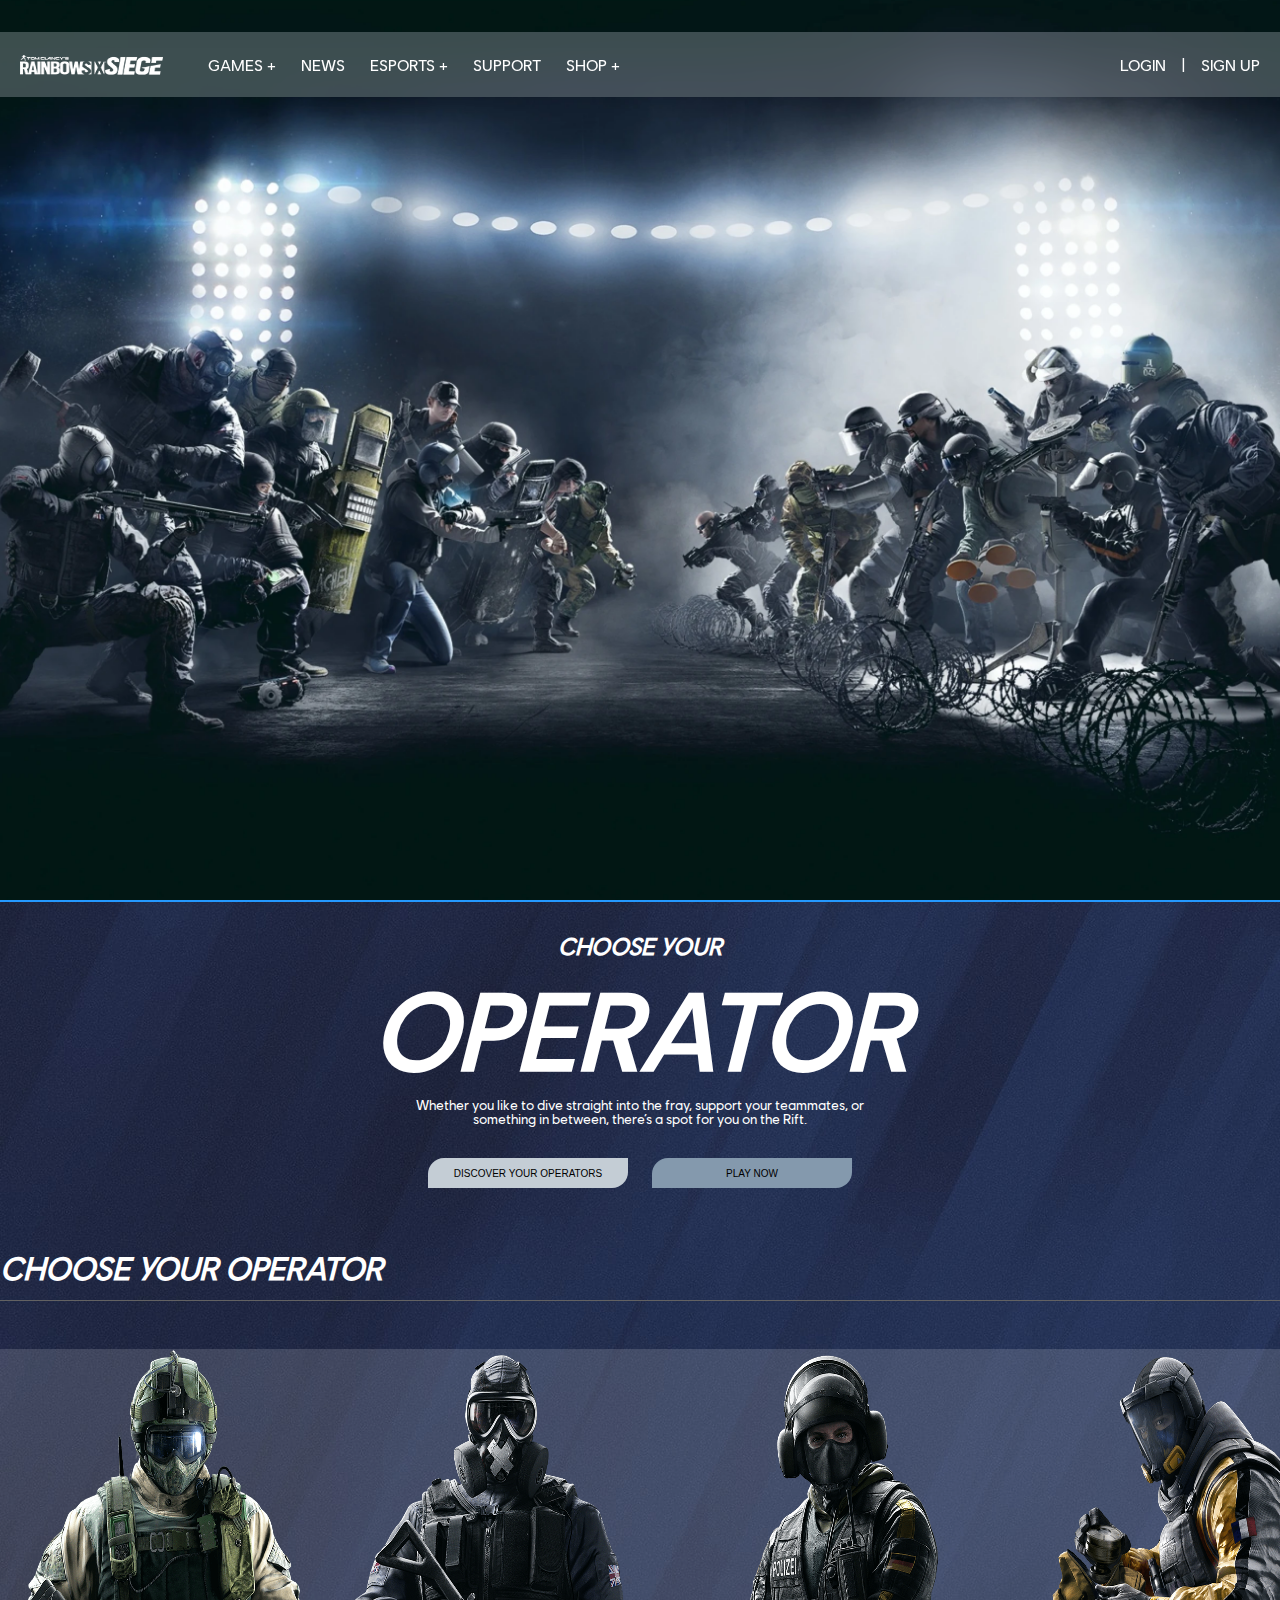
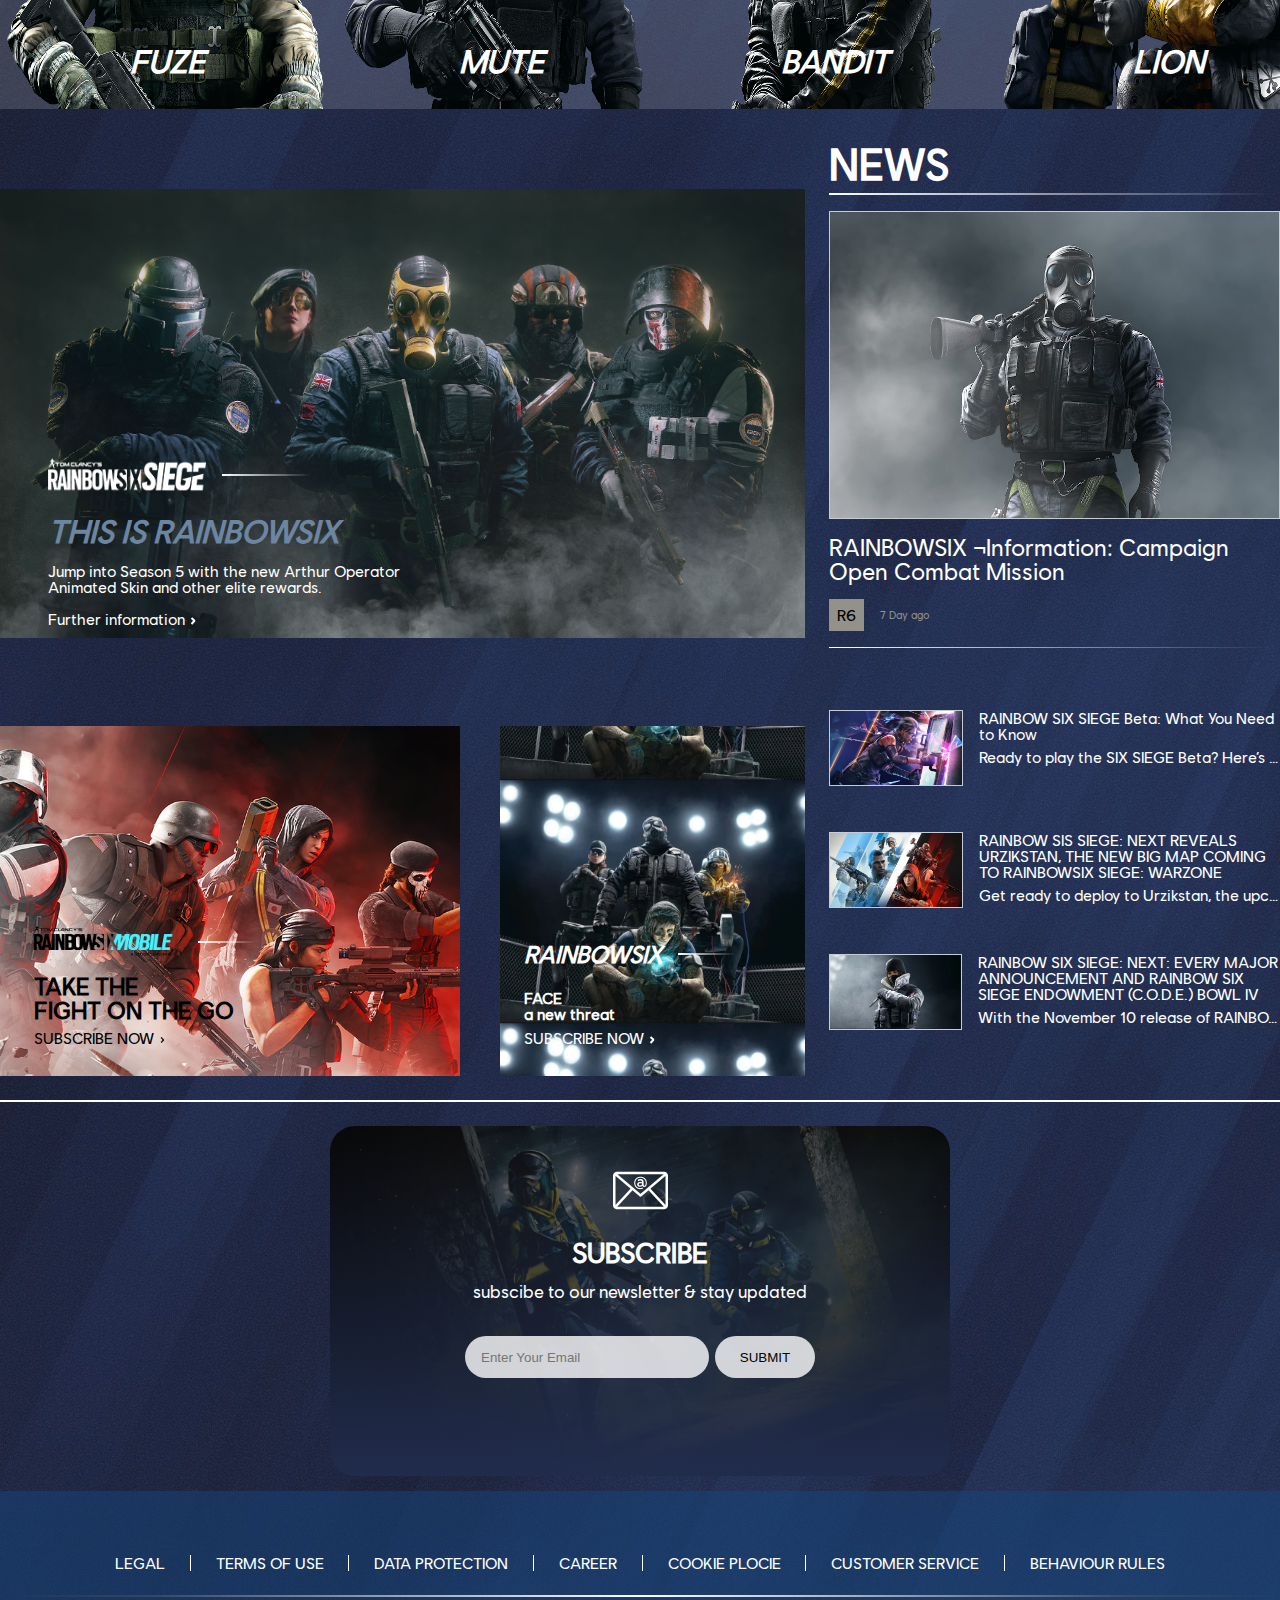
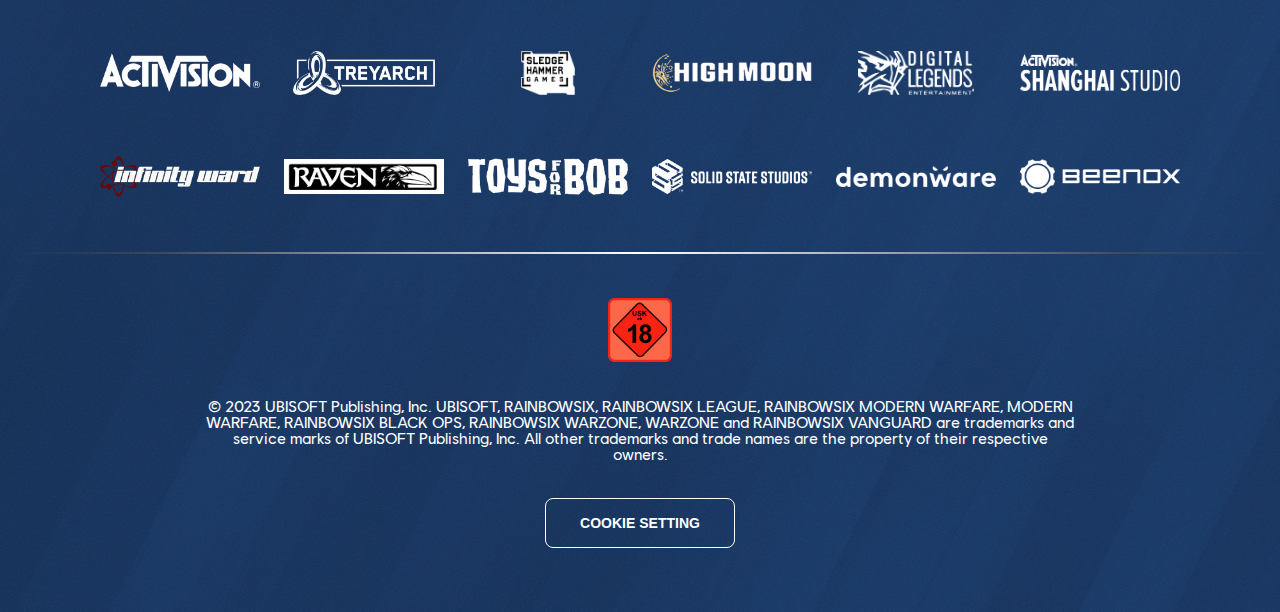
<file: index.html>
<html lang="en">
  <head>
    <meta charset="UTF-8" />
    <meta name="viewport" content="width=device-width, initial-scale=1.0" />
    <title>Document</title>
    <link rel="stylesheet" href="./assets/styles/index.css" />
    <link rel="stylesheet" href="./assets/styles/reset.css" />
    <link rel="stylesheet" href="./assets/styles/mobile.css">
  </head>
  <body>
    <div class="main-page">
      <header class="header">
        <div class="left-side">
          <div class="logo">
            <img src="./assets/icon/r6 logo.png" alt="r6-logo" />
          </div>
          <div class="navbar">
            <div class="navbar-item">GAMES +</div>
            <div class="navbar-item">NEWS</div>
            <div class="navbar-item">ESPORTS +</div>
            <div class="navbar-item">SUPPORT</div>
            <div class="navbar-item">SHOP +</div>
          </div>
          <div class="burger-menu">
            <img src="./assets/icon/burger-menu.svg" alt="burger-menu">
          </div>
        </div>
        <div class="right-side --hide">
          <p class="login">LOGIN</p>
          <p>|</p>
          <p class="sign-up">SIGN UP</p>
        </div>
      </header>
      <section class="landing">
        <img src="./assets/image/landing.png" alt="landing" />
      </section>
      <section class="champions">
        <div class="champions-header">
          <p class="font-md">CHOOSE YOUR</p>
          <p class="font-lg">OPERATOR</p>
          <p class="description">
            Whether you like to dive straight into the fray, support your
            teammates, or <br />
            something in between, there’s a spot for you on the Rift.
          </p>
          <div class="style test"></div>
          <div class="buttons-wrapper">
            <button class="primary" id="scroll">DISCOVER YOUR OPERATORS</button>
            <button class="secondry">PLAY NOW</button>
          </div>
        </div>
      </section>
      <section class="choose-operators">
        <h2>CHOOSE YOUR OPERATOR</h2>
        <div class="operators-dsc">
          <div class="operators-img">
            <img src="./assets/image/fuze-operator.png" alt="operator" />
            <p>FUZE</p>
          </div>
          <div class="operators-img">
            <img src="./assets/image/mute-operator.png" alt="operator" />
            <p>MUTE</p>
          </div>
          <div class="operators-img">
            <img src="./assets/image/bandit-operator.png" alt="operator" />
            <p>BANDIT</p>
          </div>
          <div class="operators-img">
            <img src="./assets/image/lion-operator.png" alt="operator" />
            <p>LION</p>
          </div>
        </div>
      </section>
      <section class="news">
        <div class="top-news">
          <div class="first-news">
            <div class="news-dsc">
              <div class="eyebrow">
                <img src="./assets/icon/r6 logo.png" alt="r6-logo" />
                <div class="dash-icon"></div>
              </div>
              <div class="news-title">THIS IS RAINBOWSIX</div>
              <div class="season-5">
                Jump into Season 5 with the new Arthur Operator Animated Skin
                and other elite rewards.
              </div>
              <div class="futured">
                Further information
                <img
                  src="./assets/icon/chevron-right.svg"
                  alt="chevron-right"
                />
              </div>
            </div>
          </div>
          <div class="second-news">
            <!-- <img class="img-2" src="./assets/image/news-3.png" alt="news-img" /> -->
            <div class="news-dsc">
              <div class="eyebrow">
                <img src="./assets/icon/Rainbow_Six_Mobile_Logo.png" alt="r6-mobile-logo" />
                <div class="dash-icon"></div>
              </div>
              <div class="season-5 shift-right">
                TAKE THE<br> FIGHT 
                ON THE GO</br>
              </div>
              <div class="futured shift-right">
                SUBSCRIBE NOW
                <img
                  src="./assets/icon/chevron-right-black.png"
                  alt="chevron-right"
                />
              </div>
            </div>
          </div>
          <div class="third-news">
            <!-- <img class="img-3" src="./assets/image/news-2.png" alt="news-img" /> -->
            <div class="news-dsc">
              <div class="eyebrow">
                <p>RAINBOWSIX</p>
                <div class="dash-icon"></div>
              </div>
              <div class="season-5 shift-right">
                FACE<br>a new threat</br>
              </div>
              <div class="futured shift-right">
                SUBSCRIBE NOW
                <img
                  src="./assets/icon/chevron-right.svg"
                  alt="chevron-right"
                />
              </div>
            </div>
          </div>
        </div>
        <div class="secondry-news" id="secondry-news">
          <div class="news-header">
            <p>NEWS</p>
            <div class="dash-icon"></div>
          </div>
          <div class="news-img">
            <img src="./assets/image/mute-operator-2.jpg" alt="mute-operator">
          
            <p>RAINBOWSIX ¬Information: Campaign Open Combat Mission</p>
          </div>
          <div class="news-details">
            <div class="news-game-icon">
              <p>R6</p>
            </div>
            <div class="time"><p>7 Day ago</p></div>
            
          </div>
          <div class="dash-icon"></div>
        <div class="side-news-wrapper">
          
        </div>

        </div>
      </section>
      <div class="dash-border">
        
      </div>
      <!-- <section id="user-input">
        <div class="input-wrapper">
          <div class="id-input">
            <img src="./assets/image/rainbow-six-siege-logo-svg.svg" alt="r6-logo">
            <label for="input" class="label-inputs">EMAIL ADDRESS :</label>
            <input class="input" type="text">
            <label for="password" class="label-inputs">PASSWORD :</label>
            <input class="password input" type="password">
            <div class="recovery-section">
              <div class="check-box">
                <input type="checkbox" id="checkbox">
              <label for="checkbox">Remember me</label>
              </div>
              <a href="./index.html">Forget password?</a>
            </div>
            <button class="button" type="submit">SIGN IN</button>
            
          </div>
          <div class="input-img">
            <img src="./assets/image/input-img-2.jfif" alt="input-img">
          </div>
        </div>
        
      </section> -->
      <section class="subscribe">
        <div class="subscribe-img">
          <img src="./assets/logo/email-logo.png" alt="email-logo">
        </div>
        <div class="subscribe-headlable">
          <h3>SUBSCRIBE</h3>
          <p>subscibe to our newsletter & stay updated</p>
        </div>
        <div class="subscribe-inputs">
          <input type="text" placeholder="Enter Your Email">
          <label for="input"></label>
          <button>SUBMIT</button>
        </div>
      </section>
      <footer>
        <div class="legal-links">
          <p>LEGAL</p>
          <div class="vertical-dash"></div>
          <p>TERMS OF USE</p>
          <div class="vertical-dash"></div>
          <p>DATA PROTECTION</p>
          <div class="vertical-dash"></div>
          <p>CAREER</p>
          <div class="vertical-dash"></div>
          <p>COOKIE PLOCIE</p>
          <div class="vertical-dash"></div>
          <p>CUSTOMER SERVICE</p>
          <div class="vertical-dash"></div>
          <p>BEHAVIOUR RULES</p>
        </div>
        <div class="footer-dash">

        </div>
        <div class="studio-links">
          <div class="link-1"><img src="./assets/logo/activision-logo.png" alt="activision-logo"></div>
          <div class="link-2"><img src="./assets/logo/treyarch-logo.png" alt="treyarch-logo"></div>
          <div class="link-3" id="display"><img src="./assets/logo/shg-logo.png" alt="shg-logo"></div>
          <div class="link-4"><img src="./assets/logo/high-moon-logo.png" alt="high-moon-logo"></div>
          <div class="link-5" id="display"><img src="./assets/logo/digital-legends-logo.png" alt="digital-legends-logo"></div>
          <div class="link-6" ><img src="./assets/logo/atvi-shanghai-logo.png" alt="atvi-shanghai-logo"></div>
          <div class="link-7" id="display"><img src="./assets/logo/infinity-ward-logo.png" alt="infinity-ward-logo"></div>
          <div class="link-8" id="display"><img src="./assets/logo/raven-logo.png" alt="raven-logo"></div>
          <div class="link-9" id="display"><img src="./assets/logo/toys-for-bob-logo.png" alt="toys-for-bob-logo"></div>
          <div class="link-10" id="display"><img src="./assets/logo/solid-state-logo.png" alt="solid-state-logo"></div>
          <div class="link-11" id="display" ><img src="./assets/logo/demonware-logo.png" alt="demonware-logo"></div>
          <div class="link-12" id="display"><img src="./assets/logo/beenox-logo.png" alt="beenox-logo"></div>
        </div>
        <div class="footer-dash">

        </div>
        <div class="rating-section">
          <img src="./assets/logo/vg-rating-de.png" alt="vg-rating-de">
          <p>© 2023 UBISOFT Publishing, Inc. UBISOFT, RAINBOWSIX, RAINBOWSIX LEAGUE, RAINBOWSIX MODERN WARFARE, MODERN WARFARE, RAINBOWSIX BLACK OPS, RAINBOWSIX WARZONE, WARZONE and RAINBOWSIX VANGUARD are trademarks and service marks of UBISOFT Publishing, Inc. All other trademarks and trade names are the property of their respective owners.</p>
          <button class="cookie">COOKIE SETTING</button>
        </div>
      </footer>
    </div>
    <script src="./index.js"></script>
  </body>
</html>
</file>
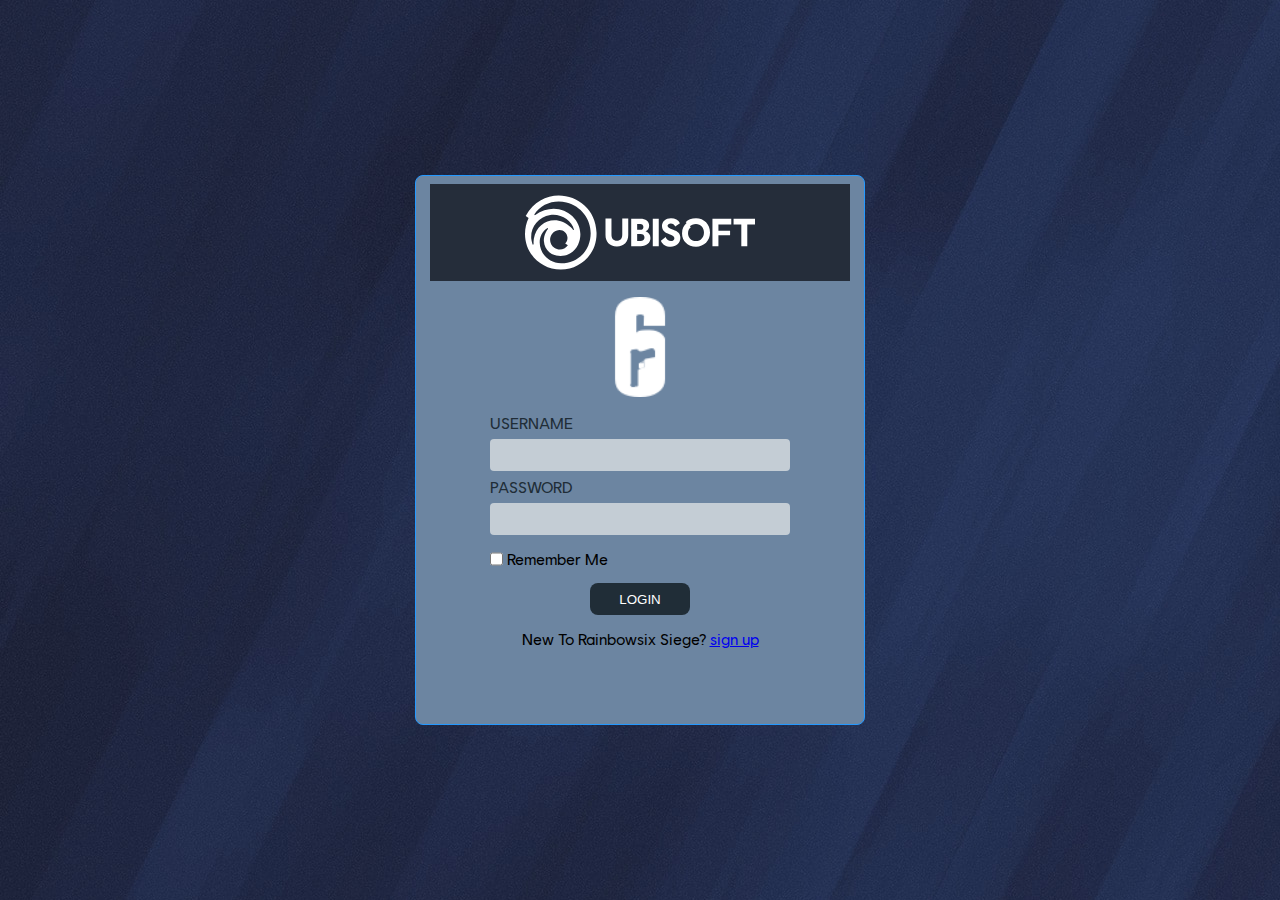
<file: pages/login-page.html>
<!DOCTYPE html>
<html lang="en">
<head>
    <meta charset="UTF-8">
    <meta name="viewport" content="width=device-width, initial-scale=1.0">
    <title>login</title>
    <link rel="stylesheet" href="/assets/styles/login-page.css">
    <link rel="stylesheet" href="/assets/styles/reset.css">
    <link rel="stylesheet" href="/assets/styles/login-page-mobile.css">
</head>
<body>
    <div class="main-page">
        <div class="login-wrapper">
            <div class="logo">
                <img src="/assets/logo/ubilogo.svg" alt="ubisfot-logo">
            </div>
            <div class="r6-logo">
                <img src="/assets/logo/r6-logo.png" alt="r6-logo">
            </div>
            <div class="login-form">
                <div class="inputs">
                    <label for="input">USERNAME</label>
                    <input type="text" id="user-name">
                    <p class="error-1 --hide">Your Username Is Incorrect!!</p>
                    <label for="password">PASSWORD</label>
                    <input type="password" id="password">
                    <p class="error-2 --hide">Your Password Is Incorrect!!</p>
                </div>
                <div class="check-box">
                    <input type="checkbox" id="checkbox">
                  <label for="checkbox">Remember Me</label>
                </div>
                <div class="button">
                    <button class="login">LOGIN</button>
                </div>
            </div>
            <div class="new-commer">
                <p>New To Rainbowsix Siege? <a href="/pages/signup-page.html">sign up</a></p>
            </div>
        </div>
        
    </div>
    <script src="/login-page.js"></script>
</body>
</html>
</file>
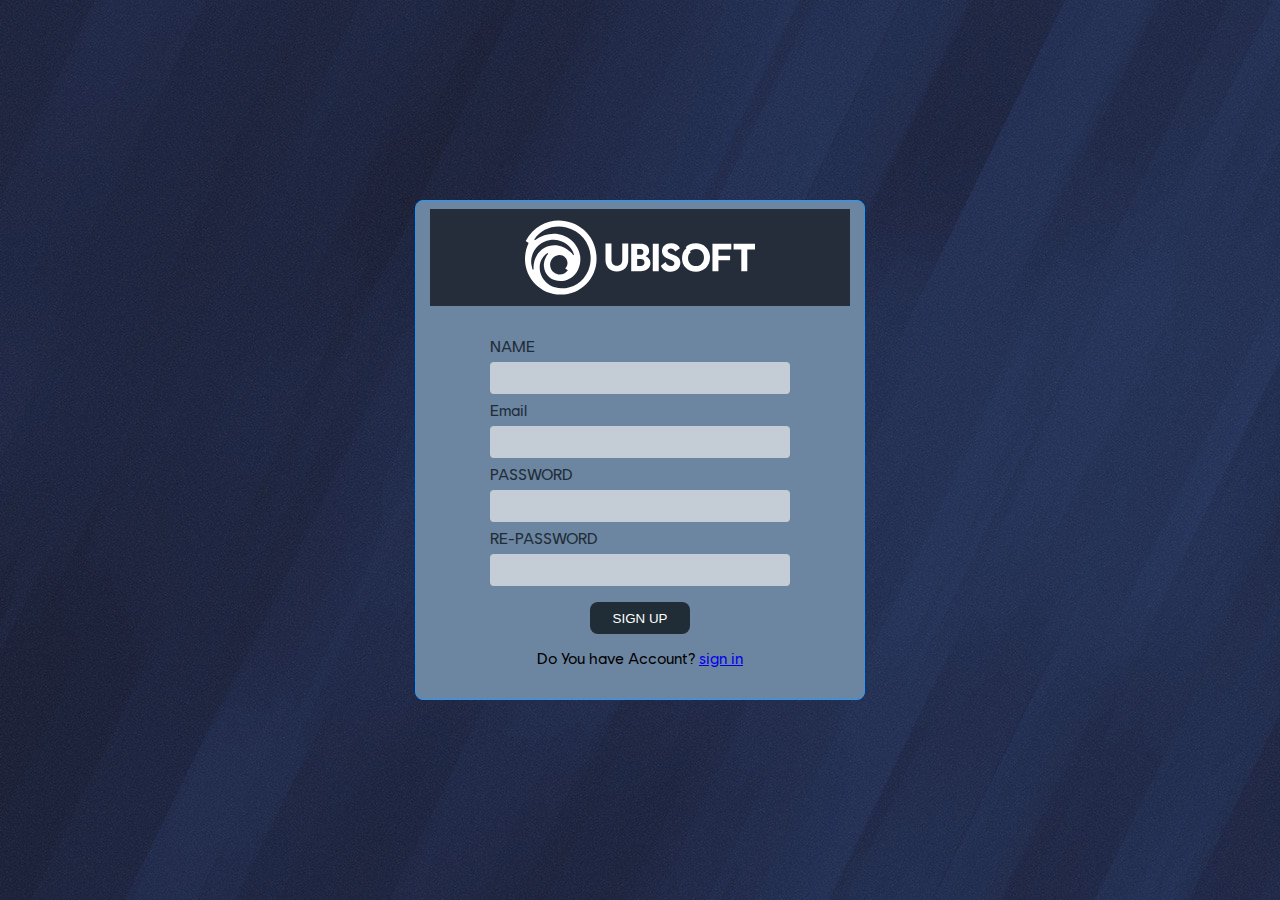
<file: pages/signup-page.html>
<!DOCTYPE html>
<html lang="en">
<head>
    <meta charset="UTF-8">
    <meta name="viewport" content="width=device-width, initial-scale=1.0">
    <title>SIGN UP</title>
    <link rel="stylesheet" href="/assets/styles/signup-page.css">
    <link rel="stylesheet" href="/assets/styles/reset.css">
    <link rel="stylesheet" href="/assets/styles/signup-page-mobile.css">
</head>
<body>
    <div class="main-page">
        <div class="login-wrapper">
            <div class="logo">
                <img src="/assets/logo/ubilogo.svg" alt="ubisfot-logo">
            </div>
            <div class="r6-logo">
                <img src="/assets/logo/r6-logo.png" alt="r6-logo">
            </div>
            <div class="login-form">
                <div class="inputs">
                    <label for="input">NAME</label>
                    <input type="text" id="name">
                    <label for="input">Email</label>
                    <input type="email" id="email">
                    <label for="password">PASSWORD</label>
                    <input type="password" id="password">
                    <label for="password">RE-PASSWORD</label>
                    <input type="password" id="password">
                </div>
                <div class="button">
                    <button class="sign-up">SIGN UP</button>
                </div>
            </div>
            <div class="error --hide">
                <p>somthing went wrong please try again later</p>
            </div>
            <div class="new-commer">
                <p>Do You have Account? <a href="/pages/login-page.html">sign in</a></p>
            </div>
        </div>
        
    </div>
    <script src="/signup-page.js"></script>
</body>
</html>
</file>
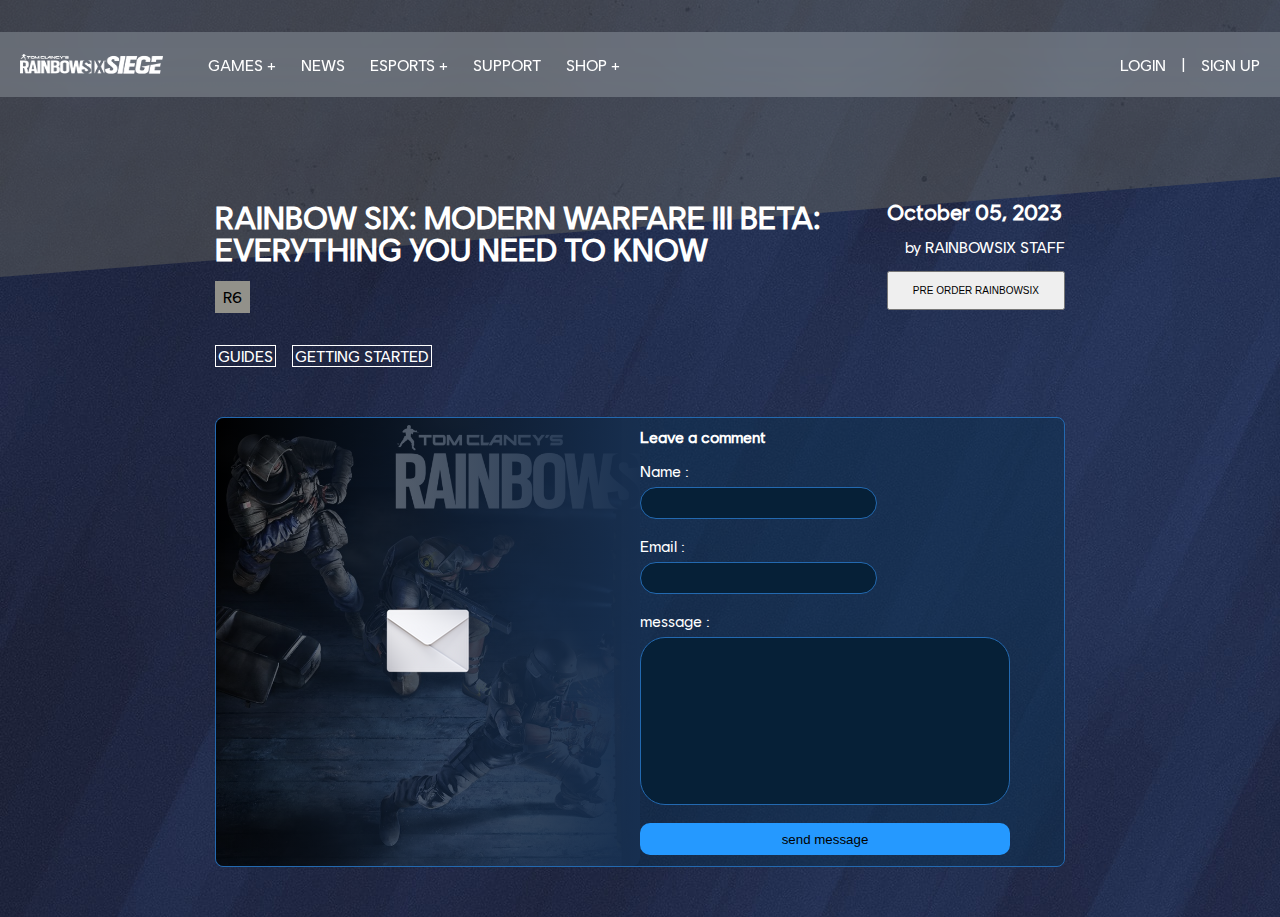
<file: pages/single-page.html>
<!DOCTYPE html>
<html lang="en">
  <head>
    <meta charset="UTF-8" />
    <meta name="viewport" content="width=device-width, initial-scale=1.0" />
    <title>Document</title>
    <link rel="stylesheet" href="/assets/styles/single-page.css" />
    <link rel="stylesheet" href="/assets/styles/reset.css" />
    <link rel="stylesheet" href="/assets/styles/single-page-mobile.css" />
  </head>
  <body>
    <main class="main-page">
      <header class="header">
        <div class="left-side">
          <div class="logo">
            <img src="/assets/icon/r6 logo.png" alt="r6-logo" />
          </div>
          <div class="navbar">
            <div class="navbar-item">GAMES +</div>
            <div class="navbar-item">NEWS</div>
            <div class="navbar-item">ESPORTS +</div>
            <div class="navbar-item">SUPPORT</div>
            <div class="navbar-item">SHOP +</div>
          </div>
          <div class="burger-menu">
            <img src="/assets/icon/burger-menu.svg" alt="burger-menu" />
          </div>
        </div>
        <div class="right-side">
          <p class="login">LOGIN</p>
          <p>|</p>
          <p class="sign-up">SIGN UP</p>
        </div>
      </header>
      <div class="top-color"></div>
      <div class="blog-header-container">
        <div class="graphic">
          <!-- <img src="/assets/image/year7-details.png" alt="new-season" /> -->
        </div>
        <div class="texts">
          <div class="headline">
            <h1>
              RAINBOW SIX: MODERN WARFARE III BETA: EVERYTHING YOU NEED TO KNOW
            </h1>
            <div class="logo">
              <p>R6</p>
            </div>
            <div class="headline-dsc">
              <!-- <p>Ready to play the MWIII Beta? Here’s the full rundown, including Beta timing and download intel, tips on maps and game modes, in-game progression, and the rewards you can earn for use in RAINBOWSIX SIEGE.</p> -->
            </div>
            <div class="tags">
              <p>GUIDES</p>
              <p>GETTING STARTED</p>
            </div>
          </div>
          <div class="release-time">
            <h3>October 05, 2023</h3>
            <p>by RAINBOWSIX STAFF</p>
            <button>PRE ORDER RAINBOWSIX</button>
          </div>
        </div>
      </div>
      <form class="comments">
        <div class="left-area">
          <div class="bg-pattern">
            <img src="/assets/logo/email-3d-logo.png" alt="email-logo">
          </div>
        </div>
        <div class="right-area">
          <h3>Leave a comment</h3>
          <div class="form-group">
            <label for="text">Name :</label>
            <input type="text" id="name"/>
          </div>
          <div class="form-group">
            <label for="email">Email :</label>
            <input type="email" id="email"/>
          </div>
          <div class="add-comments">
            <label for="comment">message :</label>
            <textarea name="comment" id="comment" cols="30" rows="10"></textarea>
          </div>
          <button class="send-message">
            send message
          </button>
        </div>
        
      </form>
      
       <div class="users-comment">
        
      </div>
    </main>
    <script src="/pages/single-page.js"></script>
  </body>
</html>
</file>
<file: assets/styles/index.css>
@font-face {
  font-family: ubisoftsans;
  src: url(../fonts/ubisoftsans-regular.woff2);
}
body {
  font-family: ubisoftsans, sans-serif;
}
.font-lg {
  font-size: 108px;
  font-style: italic;
  font-weight: 800;
}
.font-md {
  font-size: 24px;
  font-style: italic;
  font-weight: 600;
}
.main-page {
  width: 100%;
  /* height: 100vh; */
  /* background-color: #202d37; */
  background: url(../image/background.jpg);
}
.main-page .header {
  width: 100%;
  max-width: 1440px;
  height: 65px;
  position: fixed;
  top: 0;
  background-color: rgba(196, 205, 213, 0.3);
  backdrop-filter: blur(22px);
  margin: 32px auto 0 auto;
  display: flex;
  flex-direction: row;
  justify-content: space-between;
  align-items: center;
  padding: 0 20px;
  color: #fff;
  left: 50%;
  translate: -50%;
  z-index: 1;
  transition: all 0.5s;
}
.main-page .header.scrollup {
  transform: translate(0, -100px);
}
.header .left-side {
  width: 100%;
  max-width: 600px;
  height: 100%;
  display: flex;
  flex-direction: row;
  justify-content: space-between;
  align-items: center;
}

/* this is for responsive */
.header .left-side .burger-menu {
  display: none;
}
.header .right-side {
  display: flex;
  flex-direction: row;
  justify-content: start;
  align-items: center;
  gap: 16px;
}
.header .right-side.--hide {
  display: none;
}
.header .right-side .login:hover{
  cursor: pointer;

}
.header .right-side .sign-up:hover{
  cursor: pointer;
}
.header .navbar {
  display: flex;
  flex-direction: row;
  gap: 25px;
}
.header .logo img {
  width: 143px;
  height: 30px;
}
.main-page .landing {
  width: 100%;
  /* background: url(./image/landing.png);
  background-size: cover;
  background-position: center; */
  border-bottom: 2px solid #2499ff;
}
.main-page .landing img {
  width: 100%;
  height: 100%;
  object-fit: cover;
  /* position: absolute;
  top: -150px; */
}
.champions {
  width: 100%;
  display: flex;
  flex-direction: column;
  justify-content: center;
  align-items: center;
  margin-top: 32px;
}
.champions .champions-header {
  display: flex;
  flex-direction: column;
  justify-content: center;
  align-items: center;
  gap: 16px;
  width: 100%;
  max-width: 800px;
  margin: 0 auto;
}

.champions .champions-header p {
  text-align: center;
  color: #fff;
}
.champions .champions-header .description {
  font-size: 14px;
  max-width: 600px;
  font-weight: 300;
}
.champions .champions-header .buttons-wrapper {
  display: flex;
  flex-direction: row;
  justify-content: center;
  align-items: center;
  gap: 24px;
}
.champions .champions-header .buttons-wrapper button {
  width: 200px;
  height: 30px;
  font-size: 10px;
  border: none;
  border-top-left-radius: 16px;
  border-bottom-right-radius: 16px;
  transition: border-radius 0.5s;
}
.champions .champions-header .buttons-wrapper button:hover {
  cursor: pointer;
  border-radius: 0;
}
.champions .champions-header .buttons-wrapper .primary {
  background-color: #c4cdd5;
}
.champions .champions-header .buttons-wrapper .secondry {
  background-color: #8499ad;
}
.main-page .choose-operators {
  color: white;
  width: 100%;
  max-width: 1440px;
  margin: 64px auto 0 auto;
  font-size: 32px;
  font-style: italic;
}
.main-page .choose-operators h2 {
  border-bottom: 1px solid #636262;
  padding-bottom: 16px;
}
.main-page .choose-operators .operators-dsc {
  width: 100%;
  display: flex;
  flex-direction: row;
  justify-content: space-between;
  align-items: center;
  margin-top: 16px;
}
.main-page .choose-operators .operators-dsc .operators-img {
  display: flex;
  flex-direction: column;
  justify-content: center;
  align-items: center;
  transition: transform 1.5s, background-color 1.5s, border 1.5s;
  position: relative;
  margin: 32px 0;
}
.main-page .choose-operators .operators-dsc .operators-img:hover {
  cursor: pointer;
  transform: scale(1.1);
  background-color: rgba(0, 255, 229, 0.3);
  /* border: 2px solid #2499ff; */
}
.main-page .choose-operators .operators-dsc .operators-img P {
  padding: 16px;
  position: absolute;
  bottom: 16px;
  font-weight: 800;
}
.main-page .choose-operators .operators-dsc .operators-img img {
  width: 334px;
  height: 360px;
  /* border: 1px solid #444; */
  background-color: hsla(0, 0%, 100%, 0.15);
}
.main-page .choose-operators .operators-dsc .operators-img img:hover {
  cursor: pointer;
}
.main-page .news {
  width: 100%;
  max-width: 1440px;
  margin: 0 auto;
  display: grid;
  grid-template-columns: repeat(3, 1fr);
  grid-template-areas: "left  left right";
  gap: 24px;
}
.main-page .news .top-news {
  display: grid;
  grid-template-columns: repeat(2, 1fr);
  grid-template-rows: 545px 350px;
  grid-template-areas:
    "item-1 item-1"
    "item-2 item-3";
  grid-area: left;
  width: 100%;
  gap: 40px;
  overflow: hidden;
}
.main-page .news .top-news img {
  width: 100%;
}
.main-page .news .top-news .first-news {
  grid-area: item-1;
  position: relative;
  width: 100%;
  height: 100%;
  /* min-height: 400px; */
  /* transition: transform 0.4s ease;
  /* transform-origin: 50% 50%; */
  background-image: url("/assets/image/news-1.jpg");
  /* background-size: cover; */
  background-position: center;
  background-size: 100%;
  background-repeat: no-repeat;
  animation: animateBg 0.5s;
  animation-fill-mode: forwards;
  animation: animatebackmove 0.5s;
  animation-fill-mode: forwards;
}
@keyframes animateBg {
  from {
    background-size: 100%;
  }
  to {
    background-size: 102%;
  }
}
@keyframes animatebackmove {
  from {
    background-size: 102%;
  }
  to {
    background-size: 100%;
  }
}
.main-page .news .top-news .first-news:hover {
  /* animation: animateBg both  0.5s ease-in-out; */
  background-size: 102%;
  transition: all 0.5s ease;
  animation-fill-mode: forwards;
  animation: animateBg 0.5s;
  animation-fill-mode: forwards;

  /* animation-direction: alternate; */
}

.main-page .news .top-news .second-news {
  grid-area: item-2;
  position: relative;
  width: 460px;
  height: 100%;
  overflow: hidden;
  background-image: url(/assets/image/news-3.png);
  background-position: center;
  background-size: 161%;
  animation: bg-second 0.5s;
  animation-fill-mode: forwards;
  animation: bg-back-second 0.5s;
  animation-fill-mode: forwards;
}
@keyframes bg-second {
  from {
    background-size: 161%;
  }
  to {
    background-size: 175%;
  }
}
@keyframes bg-back-second {
  from {
    background-size: 175%;
  }
  to {
    background-size: 161%;
  }
}
.main-page .news .top-news .second-news:hover {
  cursor: pointer;
  background-size: 175%;
  animation: bg-second 0.5s;
  animation-fill-mode: forwards;
}

.main-page .news .secondry-news img {
  width: 100%;
  height: 100%;
  object-fit: cover;
}

.news .top-news .first-news .news-dsc {
  position: absolute;
  bottom: 59px;
  left: 48px;
  color: white;
  display: flex;
  flex-direction: column;
  width: 400px;
  gap: 16px;
  animation: dsc-move 0.5s;
  animation-fill-mode: forwards;
  animation: dsc-moveback 0.5s;
  animation-fill-mode: forwards;
}
@keyframes dsc-move {
  from {
    left: 48px;
  }
  to {
    left: 70px;
  }
}
@keyframes dsc-moveback {
  from {
    left: 70px;
  }
  to {
    left: 48px;
  }
}
.main-page .news .top-news .first-news:hover .news-dsc {
  left: 70px;
  transition: all 0.5s;
  animation-fill-mode: forwards;
  animation: dsc-move 0.5s;
  animation-fill-mode: forwards;
}
.news .top-news .first-news .news-dsc .news-title {
  color: #6c85a1;
  font-size: 32px;
  font-style: italic;
  font-weight: 800;
}
.news .top-news .first-news .news-dsc .eyebrow {
  display: flex;
  flex-direction: row;
  align-items: center;
  gap: 16px;
}
.news .top-news .first-news .news-dsc .eyebrow .dash-icon {
  width: 100px;
  height: 2px;
  background-color: white;
  background: linear-gradient(270deg, rgba(62, 62, 62, 0) 10.12%, #fff 100%);
}

.news .top-news .first-news .news-dsc .eyebrow img {
  width: 158px;
  height: 48px;
}
.news .top-news .first-news .news-dsc .futured img {
  width: 8px;
  height: 8px;
}

.news .top-news .second-news .news-dsc {
  position: absolute;
  bottom: 30px;
  left: 24px;
  color: black;
  display: flex;
  flex-direction: column;
  width: 400px;
  gap: 8px;
  font-size: 16px;
  animation: second-dsc-move 0.5s;
  animation-fill-mode: forwards;
  animation: second-dsc-moveback 0.5s;
  animation-fill-mode: forwards;
}
@keyframes second-dsc-move {
  from {
    left: 24px;
  }
  to {
    left: 32px;
  }
}
@keyframes second-dsc-moveback {
  from {
    left: 32px;
  }
  to {
    left: 24px;
  }
}
.news .top-news .second-news:hover .news-dsc {
  left: 32px;
  animation-fill-mode: forwards;
  animation: second-dsc-move 0.5s;
  animation-fill-mode: forwards;
}
.news .top-news .second-news .news-dsc .futured img {
  width: 8px;
  height: 8px;
}
.news .top-news .second-news .news-dsc .eyebrow {
  display: flex;
  flex-direction: row;
  align-items: center;
  gap: 16px;
}
.news .top-news .second-news .news-dsc .shift-right {
  padding-left: 10px;
}
.news .top-news .second-news .news-dsc .eyebrow img {
  width: 158px;
  height: 48px;
}
.news .top-news .second-news .news-dsc .eyebrow .dash-icon {
  width: 64px;
  height: 2px;
  background-color: white;
  background: linear-gradient(270deg, rgba(62, 62, 62, 0) 10.12%, #fff 100%);
}
.news .top-news .second-news .news-dsc .season-5 {
  font-size: 24px;
  font-weight: 800;
}
.news .top-news .second-news .news-dsc .futured img {
  width: 8px;
  height: 8px;
}
.main-page .news .top-news .third-news {
  grid-area: item-3;
  position: relative;
  width: 100%;
  height: 100%;
  overflow: hidden;
  background-image: url(/assets/image/news-2.png);
  background-position: center;
  background-size: 150%;
  animation: bg-third 0.5s;
  animation-fill-mode: forwards;
  animation: bg-back-third 0.5s;
  animation-fill-mode: forwards;
}
@keyframes bg-third {
  from {
    background-size: 150%;
  }
  to {
    background-size: 160%;
  }
}
@keyframes bg-back-third {
  from {
    background-size: 160%;
  }
  to {
    background-size: 150%;
  }
}
.main-page .news .top-news .third-news:hover {
  background-size: 160%;
  animation-fill-mode: forwards;
  animation: bg-third 0.5s;
  animation-fill-mode: forwards;
}
.news .top-news .third-news .news-dsc {
  position: absolute;
  bottom: 30px;
  left: 24px;
  color: white;
  display: flex;
  flex-direction: column;
  width: 400px;
  gap: 8px;
  font-size: 16px;
  animation: second-dsc-move 0.5s;
  animation-fill-mode: forwards;
  animation: second-dsc-moveback 0.5s;
  animation-fill-mode: forwards;
}
.news .top-news .third-news:hover .news-dsc {
  left: 32px;
  animation-fill-mode: forwards;
  animation: second-dsc-move 0.5s;
  animation-fill-mode: forwards;
}
.news .top-news .third-news .news-dsc .futured img {
  width: 8px;
  height: 8px;
}
.news .top-news .third-news .news-dsc .eyebrow {
  display: flex;
  flex-direction: row;
  align-items: center;
  gap: 16px;
  padding-bottom: 16px;
  font-size: 24px;
  font-style: italic;
  font-weight: 800;
}
.news .top-news .third-news .news-dsc .eyebrow .dash-icon {
  width: 64px;
  height: 2px;
  background-color: white;
  background: linear-gradient(270deg, rgba(62, 62, 62, 0) 10.12%, #fff 100%);
}
/* .news .top-news .third-news .news-dsc .shift-right {
  padding-left: 10px;
} */
.news .top-news .third-news .news-dsc .eyebrow img {
  width: 158px;
  height: 48px;
}
.news .top-news .third-news .news-dsc .eyebrow .dash-icon {
  width: 64px;
  height: 2px;
  background-color: white;
  background: linear-gradient(270deg, rgba(62, 62, 62, 0) 10.12%, #fff 100%);
}
.news .top-news .third-news .news-dsc .season-5 {
  font-size: 16px;
  font-weight: 800;
}
.news .top-news .third-news .news-dsc .futured img {
  width: 8px;
  height: 8px;
}
.main-page .news .top-news .third-news .img-3 {
  width: 100%;
  height: 100%;
  object-fit: cover;
  transition: transform 0.4s ease;
  transform-origin: 50% 50%;
}
/* .main-page .news .top-news .third-news .img-3:hover {
  transform: scale(1.1);
  width: 100%;
} */
.main-page .news .secondry-news {
  width: 100%;
  display: flex;
  flex-direction: column;
  gap: 16px;
  color: white;
}

.main-page .news .secondry-news .news-header {
  display: flex;
  flex-direction: column;
  font-size: 44px;
  font-weight: 800;
  gap: 8px;
}
.main-page .news .secondry-news .news-img {
  display: flex;
  flex-direction: column;
}
.main-page .news .secondry-news .news-img img {
  border: 1px solid #c4cdd5;
}
.main-page .news .secondry-news .news-img p {
  font-size: 24px;
  padding-top: 16px;
}
.main-page .news .secondry-news .dash-icon {
  width: 100%;
  height: 2px;
  background-color: white;
  background: linear-gradient(270deg, rgba(62, 62, 62, 0) 1.12%, #fff 100%);
}
.main-page .news .secondry-news .news-game-icon p {
  color: black;
  background-color: #92918a;
  width: 35px;
  padding: 8px;
}
.main-page .news .secondry-news .news-details {
  display: flex;
  flex-direction: row;
  justify-content: start;
  align-items: center;
  gap: 16px;
}
.main-page .news .secondry-news .news-details .time {
  font-size: 11px;
  color: #92918a;
}
.main-page .news .secondry-news .side-news-wrapper {
  display: flex;
  flex-direction: column;
  justify-content: space-evenly;
  align-items: center;
  height: 100%;
}
.main-page .news .secondry-news .side-news {
  display: flex;
  flex-direction: row;
  gap: 16px;
}
.main-page .news .secondry-news .side-news:hover {
  cursor: pointer;
}
.main-page .news .secondry-news .side-news .caption {
  display: flex;
  flex-direction: column;
  gap: 7px;
}
.main-page .news .secondry-news .side-news .caption .descriptions {
  max-height: 34px;
  overflow: hidden;
  text-overflow: ellipsis;
  white-space: nowrap;
  max-width: 300px;
  height: 100%;
}
.main-page .news .secondry-news .side-news img {
  width: 135px;
  height: 76px;
  border: 1px solid #c4cdd5;
}
.main-page .news .secondry-news .side-news .caption .caption-details {
  display: flex;
  flex-direction: row;
  justify-content: start;
  align-items: center;
  gap: 16px;
}
.main-page .news .secondry-news .side-news .caption .caption-details .time {
  font-size: 11px;
  color: #92918a;
}
.main-page .dash-border {
  width: 1440px;

  height: 2px;
  background-color: white;
  margin: 24px auto;
}
.main-page .subscribe {
  display: flex;
  flex-direction: column;
  justify-content: start;
  align-items: center;
  gap: 16px;
  width: 100%;
  max-width: 620px;
  height: 350px;
  margin: 0 auto;
  background-image:
  linear-gradient(0deg, rgb(33 44 76), rgb(0 0 0 / 50%)), url(/assets/image/inputs-background-1.jpg);
  background-position: center;
  background-size: cover;
  border-radius: 25px;
  color: white;
  padding-top: 32px;
}
.main-page .subscribe .subscribe-headlable {
  text-align: center;
  display: flex;
  flex-direction: column;
  gap: 16px;
}
.main-page .subscribe .subscribe-headlable h3{
  font-size: 28px;
}
.main-page .subscribe .subscribe-headlable p{
  font-size: 18px;
}
.main-page .subscribe .subscribe-inputs {
  display: flex;
  flex-direction: row;
  justify-content: center;
  align-items: center;
  margin-top: 20px;
  gap: 3px;
}
.main-page .subscribe .subscribe-inputs input{
  width: 244px;
  height: 42px;
  padding-left: 16px;
  border-radius: 24px;
  background-color: rgba(255, 255, 255, 0.8);
  border: none;
}
.main-page .subscribe .subscribe-inputs button{
  height: 42px;
  width: 100px;
  border-radius: 24px;
  border: none;
  cursor: pointer;
  background-color: rgba(255, 255, 255, 0.8);
}
.main-page #user-input {
  margin-bottom: 24px;
}
.main-page .input-wrapper {
  width: 100%;
  max-width: 1440px;
  margin: 32px auto 0 auto;
  display: flex;
  justify-content: center;
  /* background-color: #2154; */
  /* border-radius: 32px; */
  /* border: 1px solid aquamarine; */
  display: grid;
  grid-template-columns: 1.5fr 3fr;
  grid-template-rows: 1fr;
}
.main-page .input-wrapper .id-input {
  display: flex;
  flex-direction: column;
  justify-content: start;
  align-items: center;
  gap: 9px;
  /* background-image: url(../image/r6-blackIce.png); */
  background-position: bottom;
  background-repeat: no-repeat;
  background-size: cover;
  height: 100%;
}

.main-page .input-wrapper .id-input img {
  width: 300px;
  height: 150px;
  margin: 36px 0;
}
.main-page .input-wrapper .id-input .lable {
  background-color: #4979d8;
  font-size: 24px;
  height: 64px;
  display: flex;
  width: 300px;
  flex-direction: column;
  justify-content: center;
  align-items: center;
  border-radius: 8px;
}
.main-page .input-wrapper .id-input .label-inputs {
  color: white;
  width: 100%;
  max-width: 300px;
  /* font-weight: 600; */
}
.main-page .input-wrapper .id-input .label-inputs:focus {
  border: 1px solid white;
}
.main-page .input-wrapper .id-input .input {
  width: 100%;
  max-width: 300px;
  height: 40px;
  /* border-radius: 6px; */
  padding: 8px 16px;
  font-size: 14px;
  background-color: #1b1b1b !important;
  border: 1px solid #3b3b3b;
  color: #ffff;
  outline: none;
}
.main-page .input-wrapper .id-input .input:focus {
  border: 1px solid white;
}
.main-page .input-wrapper .id-input .recovery-section {
  width: 100%;
  max-width: 300px;
  display: flex;
  flex-direction: row;
  justify-content: space-between;
  color: white;
  margin: 8px 0;
}
.main-page .input-wrapper .id-input .recovery-section a {
  color: white;
}
.main-page .input-wrapper .id-input .button {
  width: 300px;
  height: 48px;
  border: none;
  border-radius: 6px;
  background: linear-gradient(45deg, #242b48, #263254);
  font-weight: 700;
  color: #2499ff;
}
.main-page .input-wrapper .id-input .button:hover {
  cursor: pointer;
  border: 1px solid white;
  transition: all 0.5s;
}
.main-page .input-wrapper .input-img {
  width: 100%;
  height: 100%;
}
.main-page .input-wrapper .input-img img {
  width: 100%;
  max-height: 498px;
}
.main-page footer {
  width: 100%;
  /* height: 100%;
  max-height: 580px; */
  /* max-width: 1440px; */
  padding-top: 64px;
  background-color: rgba(20, 69, 126, 0.5);
  margin: 15px auto 0 auto;
  padding-bottom: 64px;
}
.main-page footer .legal-links {
  width: 100%;
  max-width: 1100px;
  height: auto;
  display: flex;
  flex-direction: row;
  justify-content: space-evenly;
  align-items: center;
  color: white;
  margin: 0 auto 24px auto;
}
.main-page footer .legal-links .vertical-dash {
  width: 1px;
  background: white;
  height: 16px;
}
.main-page footer .footer-dash {
  width: 100%;
  height: 2px;
  background-color: white;
  background: linear-gradient(
    to right,
    rgba(0, 0, 0, 0) 1%,
    rgba(88, 88, 88, 0.5) 12%,
    #ffffff 50%,
    rgba(88, 88, 88, 0.5) 88%,
    rgba(0, 0, 0, 0) 100%
  );
}
.main-page footer .studio-links {
  display: grid;
  grid-template-columns: repeat(6, 1fr);
  grid-template-rows: repeat(2, 44px);
  grid-template-areas:
    "link-1 link-2 link-3 link-4 link-5 link-6"
    "link-7 link-8 link-9 link-10 link-11 link-12";
  height: 100%;
  max-height: 255px;
  width: 100%;
  max-width: 1080px;
  align-content: center;
  justify-content: center;
  margin: 0 auto;
  grid-gap: 60px 24px;
}

.main-page footer .studio-links img {
  width: 100%;
  height: 100%;
  object-fit: contain;
}
.main-page footer .studio-links img:hover {
  cursor: pointer;
}
.main-page footer .studio-links .link-1 {
  grid-area: link-1;
}
.main-page footer .studio-links .link-2 {
  grid-area: link-2;
}
.main-page footer .studio-links .link-3 {
  grid-area: link-3;
}
.main-page footer .studio-links .link-4 {
  grid-area: link-4;
}
.main-page footer .studio-links .link-5 {
  grid-area: link-5;
}
.main-page footer .studio-links .link-6 {
  grid-area: link-6;
}
.main-page footer .studio-links .link-7 {
  grid-area: link-7;
}
.main-page footer .studio-links .link-8 {
  grid-area: link-8;
}
.main-page footer .studio-links .link-9 {
  grid-area: link-9;
}
.main-page footer .studio-links .link-10 {
  grid-area: link-10;
}
.main-page footer .studio-links .link-11 {
  grid-area: link-11;
}
.main-page footer .studio-links .link-12 {
  grid-area: link-12;
}
.main-page footer .rating-section {
  width: 100%;
  display: flex;
  flex-direction: column;
  justify-content: center;
  align-items: center;
  margin-top: 44px;
  gap: 36px;
}
.main-page footer .rating-section p {
  width: 870px;
  color: white;

  text-align: center;
}
.main-page footer .rating-section img {
  width: 64px;
  height: 64px;
}
.main-page footer .rating-section .cookie {
  width: 190px;
  height: 50px;
  background-color: transparent;
  color: #ffff;
  border: white 1px solid;
  border-radius: 8px;
  font-size: 14px;
  font-weight: 600;
}
.main-page footer .rating-section .cookie:hover {
  cursor: pointer;
}
</file>
<file: assets/styles/mobile.css>
@media screen and (max-width: 768px) {
  .main-page .header {
    left: 0%;
    translate: 0;
  }
  .header .left-side .burger-menu {
    display: flex;
  }
  .header .left-side .logo {
    display: none;
  }
  .header .left-side .navbar {
    display: none;
  }
  .main-page .choose-operators {
    display: flex;
    flex-direction: column;
    margin-top: 0;
  }
  .main-page .choose-operators h2 {
    display: none;
  }
  .main-page .choose-operators .operators-dsc {
    overflow: scroll;
    gap: 16px;
  }
  .header .right-side {
    color: black;
  }
  .champions {
    margin-bottom: 40px;
  }
  .champions .font-lg {
    font-size: 64px;
  }
  .champions .champions-header .description {
    max-width: 240px;
  }
  .champions .champions-header .buttons-wrapper {
    width: 100%;
    max-width: 350px;
  }
  .main-page .landing {
    max-height: 414px;
    height: 100%;
  }
  .main-page .news {
    grid-template-columns: repeat(1, 1fr);
    gap: 0;
  }
  .main-page .news .top-news {
    display: none;
  }
  .main-page .news .secondry-news {
    max-width: 350px;
    margin: 0 auto;
  }
  .main-page .news .secondry-news .side-news-wrapper {
    flex-direction: column;
    gap: 16px;
  }
  .main-page .news .secondry-news .side-news {
    flex-direction: column;
    justify-content: center;
    align-items: center;
    max-width: 301px;
  }
  .main-page .input-wrapper {
    grid-template-columns: 1fr;
  }
  .main-page .input-wrapper .input-img {
    display: none;
  }
  .main-page .dash-border {
    width: 100%;
    max-width: 350px;
    display: none;
  }
  .main-page .input-wrapper .id-input {
    background-color: rgba(240, 355, 254, 0);
    background-image: none;
  }
  .main-page .news .secondry-news .side-news img{
    width: 100%;
    height: 100%;
  }
  .main-page .subscribe{
    margin-top: 16px;
    border-radius: 0;
    background-image: linear-gradient(0deg, rgb(26 54 96), rgb(0 0 0 / 50%)), url(/assets/image/inputs-background-1.jpg);
  }
  .main-page .subscribe .subscribe-inputs{
    flex-direction: column;
  }
  .main-page footer{
    margin-top: 0;
    padding-top: 0;
  }
  .main-page footer .legal-links {
    max-width: 350px;
    font-size: 6px;
  }
  .main-page footer .studio-links {
    grid-gap: 0;
    grid-template-columns: repeat(2, 2fr);
    grid-template-rows: repeat(2, 44px);
    grid-template-areas:
      "link-1 link-2"
      "link-6 link-4";
    max-width: 350px;
    max-height: 240px;
    column-gap: 8px;
    row-gap: 32px;
  }
  .main-page footer .studio-links #display {
    display: none;
  }
  .main-page footer .rating-section p {
    width: 100%;
    max-width: 350px;
  }
}
</file>
<file: assets/styles/login-page.css>
@font-face {
    font-family: ubisoftsans;
    src: url(../fonts/ubisoftsans-regular.woff2);
  }
  body {
    font-family: ubisoftsans, sans-serif;
  }
  
  .main-page {
    background: url(/assets/image/background.jpg);
    width: 100%;
    height: 100vh;
    position: relative;
    display: flex;
    justify-content: center;
    align-items: center;
  }
  .main-page .login-wrapper{
    display: flex;
    flex-direction: column;
    justify-content: start;
    align-items: center;
    height: 100%;
    max-height: 550px;
    width:100%;
    max-width: 450px;
    border: 1px solid #2499ff;
    background-color: #6c85a1;
    padding-top: 8px;
    border-radius: 8px;
    gap: 16px;
  }
  .main-page .login-wrapper .logo{
    width: 100%;
    max-width: 420px;
    background-color: #252d3a;
    display: flex;
    justify-content: center;
    align-items: center;
  }
  .main-page .login-wrapper .logo img{
    width: 230px;
    height: 97px;
  }
  .main-page .login-wrapper .r6-logo img{

    width: 100px;
  }
  .main-page .login-wrapper .login-form {
    width: 100%;
    display: flex;
    flex-direction: column;
    justify-content: center;
    align-items: center;
    gap: 16px;
  }
  .main-page .login-wrapper .login-form .inputs{
    display: flex;
    flex-direction: column;
    justify-content: center;
    align-items: start;
    width: 100%;
    max-width: 300px;
    gap: 8px;
    color: #202D37;
  }
  .main-page .login-wrapper .login-form .inputs .error-1{
    color: #B00020;
  }
  .main-page .login-wrapper .login-form .inputs .error-2{
    color: #B00020;
  }
  .main-page .login-wrapper .login-form .inputs .error-1.--hide{
    display: none;
  }
  .main-page .login-wrapper .login-form .inputs .error-2.--hide{
    display: none;
  }
  .main-page .login-wrapper .login-form .inputs input{
    width: 100%;
    height: 32px;
    background-color: #c4cdd5;
    border: none;
    padding-left: 4px;
    border-radius: 4px;
  }
  .main-page .login-wrapper .login-form .check-box{
    width: 100%;
    max-width: 300px;
    display: flex;
    flex-direction: row;
    gap: 4px;
  }
  .main-page .login-wrapper .login-form .button button{
    width: 100px;
    height: 32px;
    border: none;
    border-radius: 8px;
    background-color: #202D37;
    color: white;
  }
  .main-page .login-wrapper .login-form .button button:hover{
    cursor: pointer;
  }
</file>
<file: assets/styles/login-page-mobile.css>
@media screen and (max-width: 768px){
    .main-page{

    }
    .main-page .login-wrapper{
        max-height: none;
    }
    .main-page .login-wrapper .r6-logo img{

        width: 100px;
      }
    .main-page .login-wrapper .logo img{
        
    }
    .main-page .login-wrapper .r6-logo img{
        
    }
}
</file>
<file: assets/styles/signup-page.css>
@font-face {
    font-family: ubisoftsans;
    src: url(../fonts/ubisoftsans-regular.woff2);
  }
  body {
    font-family: ubisoftsans, sans-serif;
  }
  
  .main-page {
    background: url(/assets/image/background.jpg);
    width: 100%;
    height: 100vh;
    position: relative;
    display: flex;
    justify-content: center;
    align-items: center;
  }
  .main-page .login-wrapper{
    display: flex;
    flex-direction: column;
    justify-content: start;
    align-items: center;
    height: 100%;
    max-height: 500px;
    width:100%;
    max-width: 450px;
    border: 1px solid #2499ff;
    background-color: #6c85a1;
    padding-top: 8px;
    border-radius: 8px;
    gap: 16px;
  }
  .main-page .login-wrapper .logo{
    width: 100%;
    max-width: 420px;
    background-color: #252d3a;
    display: flex;
    justify-content: center;
    align-items: center;
  }
  .main-page .login-wrapper .logo img{
    width: 230px;
    height: 97px;
  }
  .main-page .login-wrapper .r6-logo img{

    width: 100px;
    display: none;
  }
  .main-page .login-wrapper .error{
    color: #B00020;
  }
  .main-page .login-wrapper .error.--hide{
    color: #B00020;
    display: none;
  }
  .main-page .login-wrapper .login-form {
    width: 100%;
    display: flex;
    flex-direction: column;
    justify-content: center;
    align-items: center;
    gap: 16px;
  
  }
  .main-page .login-wrapper .login-form .inputs{
    display: flex;
    flex-direction: column;
    justify-content: center;
    align-items: start;
    width: 100%;
    max-width: 300px;
    gap: 8px;
    color: #202D37;
  }
  .main-page .login-wrapper .login-form .inputs input{
    width: 100%;
    height: 32px;
    background-color: #c4cdd5;
    border: none;
    padding-left: 4px;
    border-radius: 4px;
  }
  .main-page .login-wrapper .login-form .check-box{
    width: 100%;
    max-width: 300px;
    display: flex;
    flex-direction: row;
    gap: 4px;
  }
  .main-page .login-wrapper .login-form .button button{
    width: 100px;
    height: 32px;
    border: none;
    border-radius: 8px;
    background-color: #202D37;
    color: white;
  }
  .main-page .login-wrapper .login-form .button button:hover{
    cursor: pointer;
  }
</file>
<file: assets/styles/signup-page-mobile.css>
@media screen and (max-width: 768px){
    .main-page{

    }
    .main-page .login-wrapper{
        max-height: none;
    }
    .main-page .login-wrapper .logo img{
        
    }
    .main-page .login-wrapper .r6-logo img{

        width: 100px;
        display: flex;
      }
}
</file>
<file: assets/styles/single-page.css>
@font-face {
  font-family: ubisoftsans;
  src: url(../fonts/ubisoftsans-regular.woff2);
}
body {
  font-family: ubisoftsans, sans-serif;
}

.main-page {
  background: url(/assets/image/background.jpg);
  width: 100%;
  height: 100%;
}
.main-page .header {
  width: 100%;
  max-width: 1440px;
  height: 65px;
  position: fixed;
  top: 0;
  background-color: rgba(196, 205, 213, 0.3);
  backdrop-filter: blur(22px);
  margin: 32px auto 0 auto;
  display: flex;
  flex-direction: row;
  justify-content: space-between;
  align-items: center;
  padding: 0 20px;
  color: #fff;
  left: 50%;
  translate: -50%;
  z-index: 1;
  transition: all 0.5s;
}
.main-page .header.scrollup {
  transform: translate(0, -100px);
}
.header .left-side {
  width: 100%;
  max-width: 600px;
  height: 100%;
  display: flex;
  flex-direction: row;
  justify-content: space-between;
  align-items: center;
}

/* this is for responsive */
.header .left-side .burger-menu {
  display: none;
}
.header .right-side {
  display: flex;
  flex-direction: row;
  justify-content: start;
  align-items: center;
  gap: 16px;
}
.header .right-side .login:hover{
cursor: pointer;
}
.header .right-side .sign-up:hover{
  cursor: pointer;
  }
.header .navbar {
  display: flex;
  flex-direction: row;
  gap: 25px;
}
.header .logo img {
  width: 143px;
  height: 30px;
}
.main-page .top-color {
  background-image: url(/assets/image/top-color-img.jpg);
  opacity: 0.5;
  width: 100%;
  height: 50vw;
  max-height: 277px;
  clip-path: polygon(0 0, 100% 0, 100% calc(100% - 100px), 0 100%);
}
.main-page .blog-header-container {
  display: flex;
  flex-direction: column;
  justify-content: center;
  align-items: center;
  position: relative;
  top: -100px;
  max-width: 850px;
  margin: 0 auto;
  gap: 16pxz;
}
.main-page .blog-header-container .graphic {
  margin-bottom: 24px;
}
.main-page .blog-header-container .graphic img {
  width: 850px;
  height: 470px;
  border: 1px solid white;
}
.main-page .blog-header-container .texts {
  width: 100%;
  max-width: 850px;
  display: flex;
  flex-direction: row;
  justify-content: space-between;
}
.main-page .blog-header-container .texts .headline{
    max-width: 635px ;
    color: white;
    display: flex;
    flex-direction: column;
    gap: 16px;
}
.main-page .blog-header-container .texts .headline h1{
    font-size: 32px;
}
.main-page .blog-header-container .texts .headline .headline-dsc{
    font-size: 21px;
}
.main-page .blog-header-container .texts .headline .logo p{
  color: black;
    background-color: #92918a;
    width: 35px;
    padding: 8px;
}
.main-page .blog-header-container .texts .headline .tags{
    display: flex;
    flex-direction: row;
    gap: 16px;

}
.main-page .blog-header-container .texts .headline .tags p{
  border: 1px solid white;
  padding: 2px;
}

.main-page .blog-header-container .texts .release-time{
    max-width: 180px;
    color: white;
    display: flex;
    flex-direction: column;
    gap: 16px;
}
.main-page .blog-header-container .texts .release-time h3{
  font-size: 22px;
}
.main-page .blog-header-container .texts .release-time p{
  display: flex;
  justify-content: end;
}
.main-page .blog-header-container .texts .release-time button{
  padding: 12px 24px;
  font-size: 10px;
}
.main-page .blog-header-container .texts .release-time button:hover{
  cursor: pointer;
}
.main-page .comments{
  max-width: 850px;
  height: 450px;
  margin: 0 auto;
  display: grid;
  grid-template-columns: repeat(2, 1fr);
  background-color: #0c2f4f81;
  border: 1px solid #2369b0;
  border-radius: 8px;
  position: relative;
  top: -50px;
}
.main-page .comments .left-area{
  display: flex;
  justify-content: center;
  align-items: center;
  background-image: linear-gradient(271deg, rgb(23 47 80), rgb(0 0 0 / 50%)), url(/assets/image/comments-section-bg.jpg);
  border-radius: 8px;

  background-position: center;
  background-size: cover;
  background-repeat: no-repeat

}
.main-page .comments .left-area .bg-pattern{
  
}
.main-page .comments .right-area{
  display: flex;
  flex-direction: column;
  justify-content: space-evenly;
  align-items: start;
  gap: 8px;
  color: white;
}
.main-page .comments .right-area .form-group{
  display: flex;
  flex-direction: column;
  width: 100%;
  max-width: 237px;
  gap: 8px;
  height: 56px;
}
.main-page .comments .right-area .form-group input{
  height: 100%;
  border-radius: 25px;
  padding: 0 16px;
  background-color: #062037;
  border: 1px solid #2369b0;
  color:  white;
}

.main-page .comments .right-area .add-comments{
  display: flex;
  flex-direction: column;
  width: 100%;
  max-width: 370px;
  gap: 8px;
}
.main-page .comments .right-area .add-comments textarea{
  padding: 8px 16px;
  border-radius: 25px;
  background-color: #062037;
  border: 1px solid #2369b0;
  color:  white;
  resize: none;
}
.main-page .comments .right-area button{
  width: 100%;
  max-width: 370px;
  height: 32px;
  /* border-radius: 25px; */
  border: none;
  background-color: #2599ff;
  border-radius: 10px;
}
.main-page .comments .right-area button:hover{
  cursor: pointer;
}
.main-page .users-comment{
  width: 100%;
  max-width: 850px;
  margin: 0 auto;
  display: flex;
  flex-direction: column;
  gap: 16px;
}
.main-page .users-comment .all-comments{
  
  background-color: #0c2f4f81;
  border: 1px solid #2369b0;
  position: relative;
  top: -30px;
  color: white;
  padding: 24px;
  display: flex;
  flex-direction: column;
  gap: 16px;
}
.main-page .users-comment .comment{
  background-color: #062037;
  padding: 8px;
}
.main-page .users-comment .user-text{
  padding-left: 8px;
}
</file>
<file: assets/styles/single-page-mobile.css>
@media screen and (max-width: 768px){
    .main-page .header {
        left: 0%;
        translate: 0;
        position: unset;
        margin-top: 0;
      }
      .header .left-side .burger-menu {
        display: flex;
      }
      .header .left-side .logo {
        display: none;
      }
      .header .left-side .navbar {
        display: none;
      } 
      .header .right-side {
        color: black;
      }
      .main-page .top-color{
        display: none;
      }
      .main-page .blog-header-container{
        top: 0;
      }
      .main-page .blog-header-container .graphic img{
        width: 100%;
        object-fit: cover;
      }
      .main-page .blog-header-container .texts{
        flex-direction: column;
        max-width: 339px;
        text-align: center;
        justify-content: center;
        align-items: center;
      }
      .main-page .blog-header-container .texts .logo{
        display: flex;
        justify-content: center;
        align-items: center;
      }
      .main-page .blog-header-container .texts .headline .logo p{
        width: 100%;
        max-width: 275px;
      }
      .main-page .blog-header-container .texts .headline .tags{
        justify-content: space-evenly;
        align-items: center;
      }
      .main-page .blog-header-container .texts .release-time{
        margin: 32px 0;
        width: 100%;
        max-width: none;
      }
      .main-page .blog-header-container .texts .release-time h3{
        font-size: 32px;
      }
      .main-page .blog-header-container .texts .release-time p{
        justify-content: center;
      }
      .main-page .blog-header-container .texts .release-time button{
        max-width: 200px;
        margin: 0 auto;
      }
      .main-page .comments{
        max-width: 339px;
        top: 0;
        display: flex;
      }
      .main-page .comments .right-area{
        display: flex;
        justify-content: center;
        align-items: center;
        width: 100%;
        max-width: 300px;
        margin: 0 auto;
      }
      .main-page .comments .left-area{
        display: none;
      }
      .main-page .users-comment{
        max-width: 339px;
        margin: 16px auto 0 auto;
      }
      .main-page .users-comment .all-comments{
        top: 0;
      }
}
</file>
